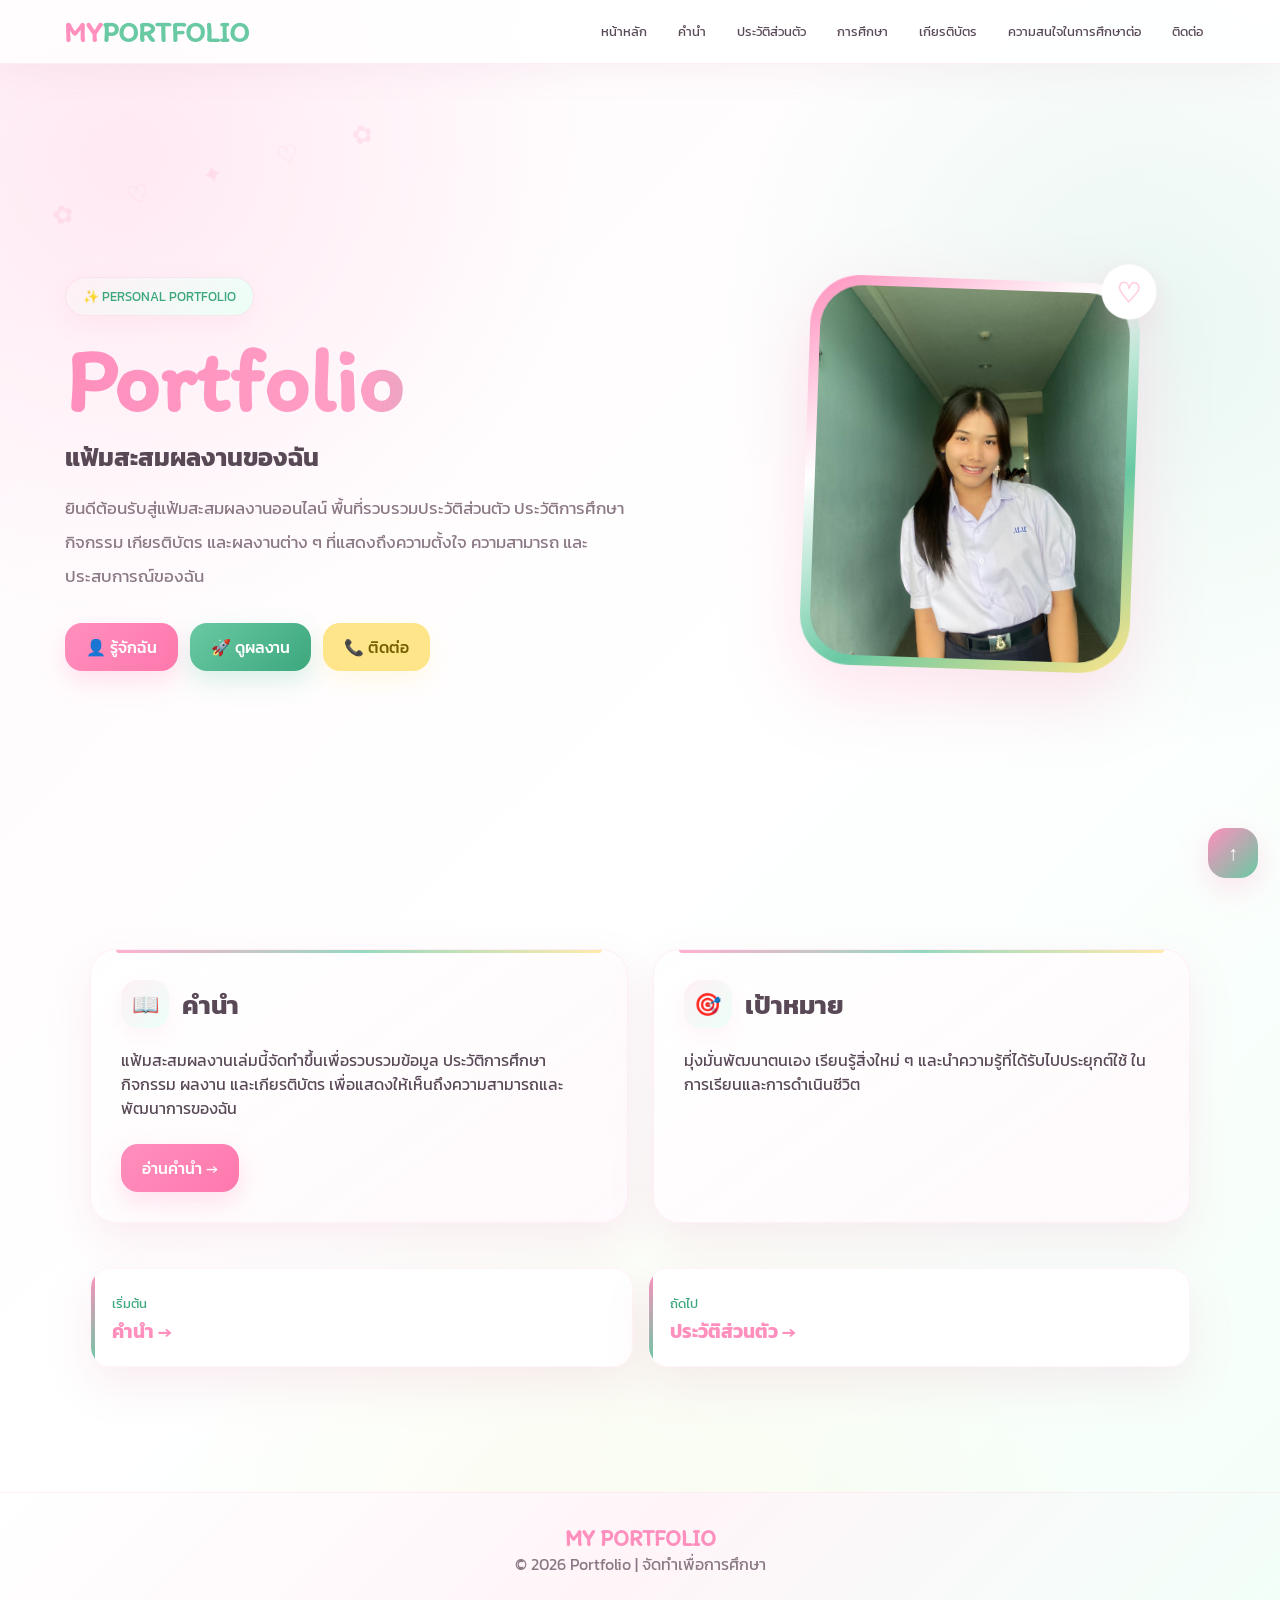
<file: index.html>
<!DOCTYPE html>
<html lang="th">
<head>
<meta charset="UTF-8">
<meta name="viewport" content="width=device-width, initial-scale=1.0">
<title>Portfolio | ชื่อของฉัน</title>
<link rel="stylesheet" href="style.css">
</head>

<body>

<nav class="navbar">
<div class="nav-container">

<a href="index.html" class="logo">MY<span>PORTFOLIO</span></a>

<ul class="nav-links">
<li><a href="index.html">หน้าหลัก</a></li>
<li><a href="preface.html">คำนำ</a></li>
<li><a href="profile.html">ประวัติส่วนตัว</a></li>
<li><a href="education.html">การศึกษา</a></li>
<li><a href="certificates.html">เกียรติบัตร</a></li>
<li><a href="activities.html">ความสนใจในการศึกษาต่อ</a></li>
<li><a href="contact.html">ติดต่อ</a></li>
</ul>

</div>
</nav>

<main class="page">

<section class="hero">

<div class="hero-text">

<div class="badge">✨ PERSONAL PORTFOLIO</div>

<h1>Portfolio</h1>

<h2>แฟ้มสะสมผลงานของฉัน</h2>

<p>
ยินดีต้อนรับสู่แฟ้มสะสมผลงานออนไลน์
พื้นที่รวบรวมประวัติส่วนตัว ประวัติการศึกษา
กิจกรรม เกียรติบัตร และผลงานต่าง ๆ
ที่แสดงถึงความตั้งใจ ความสามารถ
และประสบการณ์ของฉัน
</p>

<div class="buttons">
<a href="profile.html" class="btn btn-primary">👤 รู้จักฉัน</a>
<a href="activities.html" class="btn btn-green">🚀 ดูผลงาน</a>
<a href="contact.html" class="btn btn-yellow">📞 ติดต่อ</a>
</div>

</div>

<div class="hero-image">

<div class="profile-frame">
<img src="87683A30-1C97-4B59-8363-70B8CC04A306.jpg" alt="รูปโปรไฟล์">
</div>

</div>

</section>

<div class="container">

<div class="grid">

<div class="card reveal">
<div class="section-title">
<div class="icon">📖</div>
<h2>คำนำ</h2>
</div>
<p>
แฟ้มสะสมผลงานเล่มนี้จัดทำขึ้นเพื่อรวบรวมข้อมูล
ประวัติการศึกษา กิจกรรม ผลงาน และเกียรติบัตร
เพื่อแสดงให้เห็นถึงความสามารถและพัฒนาการของฉัน
</p>
<br>
<a href="preface.html" class="btn btn-primary">อ่านคำนำ →</a>
</div>

<div class="card reveal">
<div class="section-title">
<div class="icon">🎯</div>
<h2>เป้าหมาย</h2>
</div>
<p>
มุ่งมั่นพัฒนาตนเอง เรียนรู้สิ่งใหม่ ๆ
และนำความรู้ที่ได้รับไปประยุกต์ใช้
ในการเรียนและการดำเนินชีวิต
</p>
</div>

</div>

<div class="next-page">
<a href="preface.html" class="next-card">
<small>เริ่มต้น</small>
<h3>คำนำ →</h3>
</a>

<a href="profile.html" class="next-card">
<small>ถัดไป</small>
<h3>ประวัติส่วนตัว →</h3>
</a>
</div>

</div>

</main>

<footer>
<strong>MY PORTFOLIO</strong>
<br>
© 2026 Portfolio | จัดทำเพื่อการศึกษา
</footer>

<button class="top-btn" onclick="window.scrollTo({top:0,behavior:'smooth'})">↑</button>

</body>
</html>
</file>
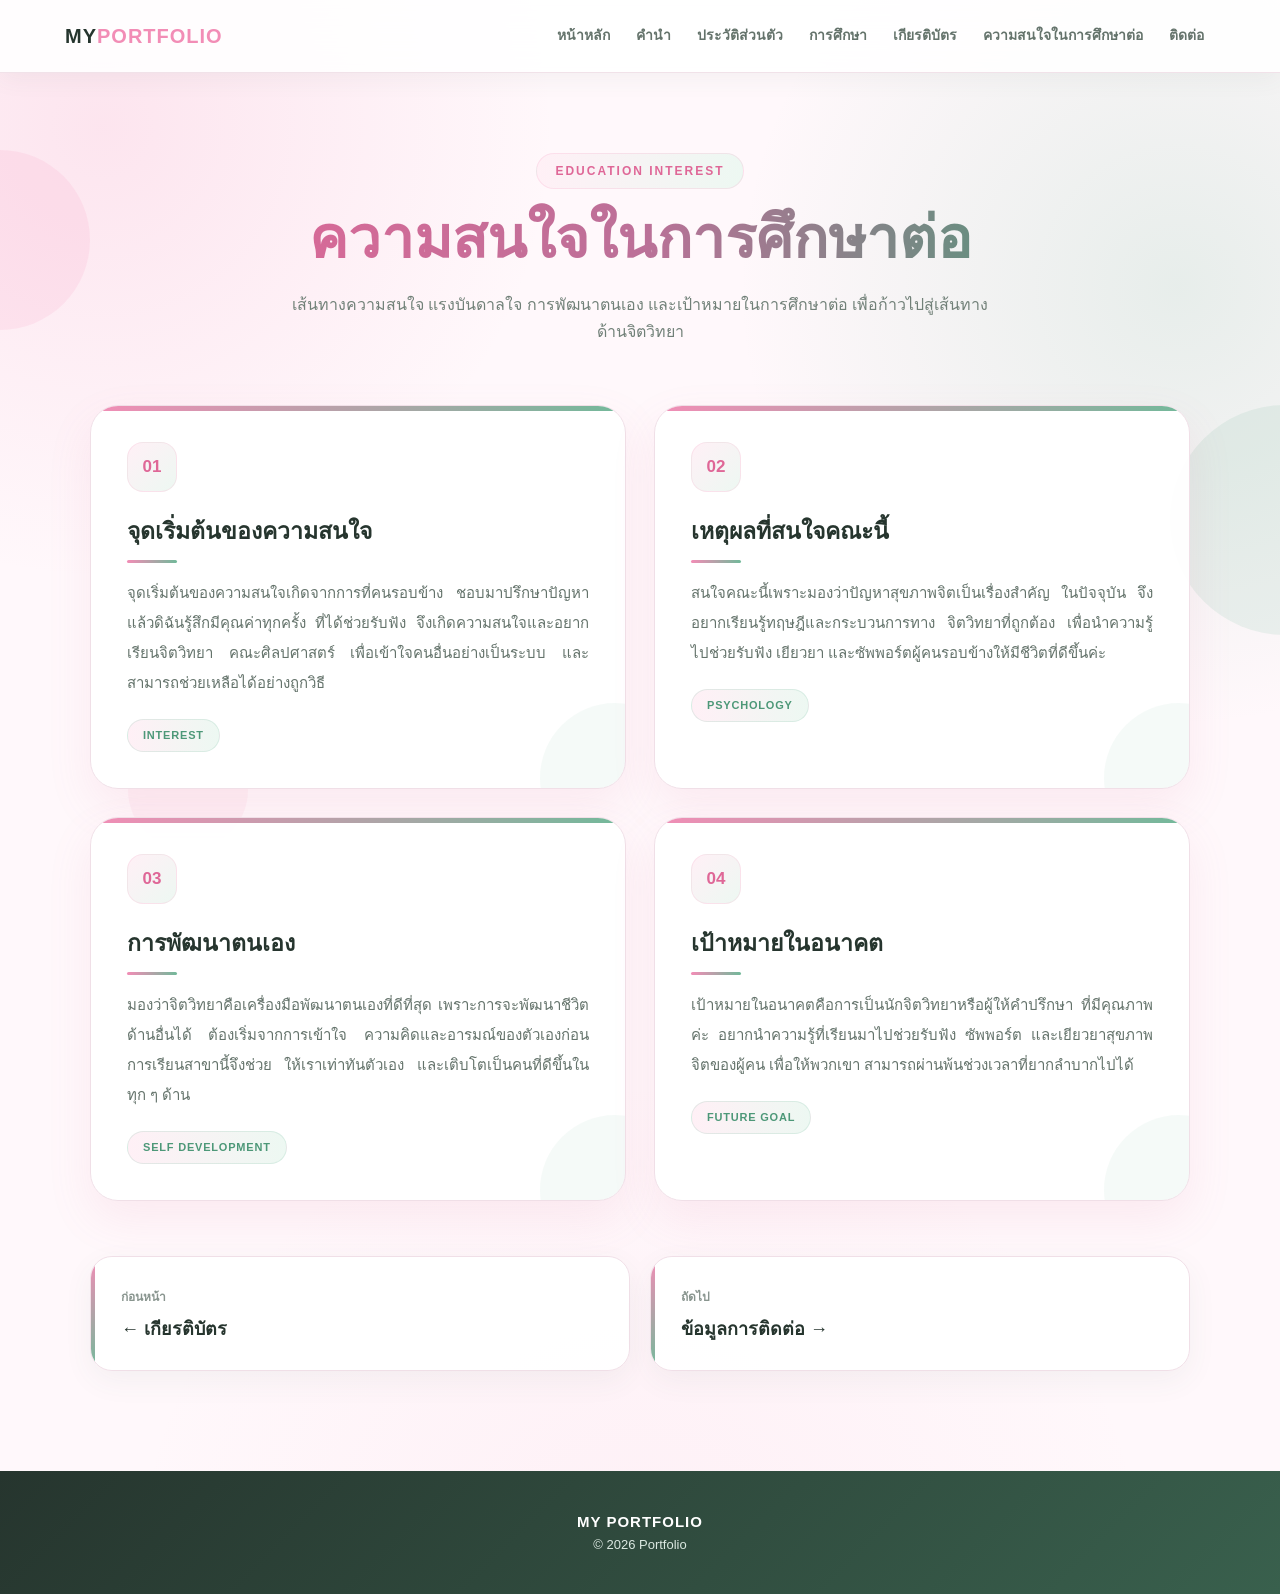
<file: activities.html>
<!DOCTYPE html>
<html lang="th">

<head>

<meta charset="UTF-8">
<meta name="viewport" content="width=device-width, initial-scale=1.0">

<title>ความสนใจในการศึกษาต่อ | Portfolio</title>

<style>

/* =========================================================
   ROOT
========================================================= */

:root{

    --bg:#fff8fb;

    --white:#ffffff;

    --dark:#26352e;

    --text:#64736b;

    --muted:#8c9993;

    --pink:#f28db6;

    --pink-dark:#df6797;

    --pink-light:#fff0f6;

    --green:#72b99a;

    --green-dark:#4d9878;

    --green-light:#edf8f2;

    --border:#f0dfe7;

    --shadow:
        0 18px 45px rgba(220,105,150,.10);

    --shadow-green:
        0 25px 60px rgba(85,160,125,.16);

}


/* =========================================================
   RESET
========================================================= */

*{
    margin:0;
    padding:0;
    box-sizing:border-box;
}


html{
    scroll-behavior:smooth;
}


body{

    font-family:
        "Segoe UI",
        "Noto Sans Thai",
        Arial,
        sans-serif;

    color:var(--dark);

    line-height:1.7;

    overflow-x:hidden;

    background:

        radial-gradient(
            circle at 8% 8%,
            rgba(242,141,182,.18),
            transparent 24%
        ),

        radial-gradient(
            circle at 92% 18%,
            rgba(114,185,154,.17),
            transparent 25%
        ),

        radial-gradient(
            circle at 50% 100%,
            rgba(242,141,182,.08),
            transparent 30%
        ),

        var(--bg);

}


/* =========================================================
   PAGE LOADER
========================================================= */

.loader{

    position:fixed;

    inset:0;

    z-index:99999;

    display:flex;

    align-items:center;

    justify-content:center;

    background:

        linear-gradient(
            135deg,
            #fff7fb 0%,
            #f2fbf6 50%,
            #ffffff 100%
        );

    animation:
        loaderHide 2.2s ease forwards;

    pointer-events:none;

}


.loader-content{

    width:min(520px,82%);

    text-align:center;

    animation:
        loaderZoom .9s ease both;

}


.loader-logo{

    font-size:
        clamp(32px,7vw,55px);

    font-weight:900;

    letter-spacing:3px;

    color:var(--dark);

}


.loader-logo span{

    color:var(--pink);

}


.loader-subtitle{

    margin-top:5px;

    color:var(--green-dark);

    font-size:12px;

    font-weight:800;

    letter-spacing:4px;

}


.loader-line{

    position:relative;

    width:100%;

    height:5px;

    margin-top:25px;

    overflow:hidden;

    border-radius:50px;

    background:
        rgba(114,185,154,.16);

}


.loader-line::before{

    content:"";

    position:absolute;

    left:0;

    top:0;

    width:0;

    height:100%;

    border-radius:50px;

    background:

        linear-gradient(
            90deg,
            var(--pink),
            var(--green)
        );

    animation:
        loading 1.6s ease forwards;

}


@keyframes loading{

    0%{
        width:0;
    }

    100%{
        width:100%;
    }

}


@keyframes loaderZoom{

    0%{
        opacity:0;

        transform:
            scale(.88)
            translateY(20px);
    }

    100%{
        opacity:1;

        transform:
            scale(1)
            translateY(0);
    }

}


@keyframes loaderHide{

    0%{
        opacity:1;

        visibility:visible;
    }

    85%{
        opacity:1;

        visibility:visible;
    }

    100%{
        opacity:0;

        visibility:hidden;
    }

}


/* =========================================================
   BACKGROUND DECORATIONS
========================================================= */

.bg-shape{

    position:fixed;

    z-index:-1;

    pointer-events:none;

    border-radius:50%;

}


.shape-one{

    width:180px;

    height:180px;

    top:150px;

    left:-90px;

    background:
        rgba(242,141,182,.13);

    animation:
        floating 7s ease-in-out infinite;

}


.shape-two{

    width:230px;

    height:230px;

    right:-120px;

    top:45%;

    background:
        rgba(114,185,154,.13);

    animation:
        floating 9s ease-in-out infinite reverse;

}


.shape-three{

    width:120px;

    height:120px;

    left:10%;

    bottom:50px;

    background:
        rgba(242,141,182,.08);

    animation:
        floating 8s ease-in-out infinite;

}


@keyframes floating{

    0%,
    100%{
        transform:translateY(0);
    }

    50%{
        transform:translateY(-22px);
    }

}


/* =========================================================
   NAVBAR
========================================================= */

.navbar{

    position:sticky;

    top:0;

    z-index:5000;

    width:100%;

    background:
        rgba(255,255,255,.88);

    backdrop-filter:
        blur(18px);

    -webkit-backdrop-filter:
        blur(18px);

    border-bottom:
        1px solid rgba(240,223,231,.9);

    box-shadow:
        0 6px 25px
        rgba(70,100,85,.06);

    animation:
        navbarShow .8s ease 2s both;

}


.nav-container{

    max-width:1200px;

    min-height:72px;

    margin:auto;

    padding:
        0 25px;

    display:flex;

    align-items:center;

    justify-content:space-between;

    gap:25px;

}


.logo{

    color:var(--dark);

    text-decoration:none;

    font-size:20px;

    font-weight:900;

    letter-spacing:1px;

    white-space:nowrap;

    transition:.3s;

}


.logo span{

    color:var(--pink);

}


.logo:hover{

    color:var(--green-dark);

    transform:
        translateY(-2px);

}


.nav-links{

    list-style:none;

    display:flex;

    align-items:center;

    justify-content:center;

    gap:4px;

    flex-wrap:wrap;

}


.nav-links a{

    position:relative;

    display:block;

    padding:
        9px 11px;

    color:#64736b;

    text-decoration:none;

    font-size:14px;

    font-weight:600;

    border-radius:12px;

    transition:.3s;

}


.nav-links a::after{

    content:"";

    position:absolute;

    left:50%;

    bottom:4px;

    width:0;

    height:2px;

    border-radius:20px;

    background:

        linear-gradient(
            90deg,
            var(--pink),
            var(--green)
        );

    transform:
        translateX(-50%);

    transition:.3s;

}


.nav-links a:hover{

    color:var(--pink-dark);

    background:

        linear-gradient(
            135deg,
            var(--pink-light),
            var(--green-light)
        );

}


.nav-links a:hover::after{

    width:55%;

}


@keyframes navbarShow{

    from{

        opacity:0;

        transform:
            translateY(-25px);

    }

    to{

        opacity:1;

        transform:
            translateY(0);

    }

}


/* =========================================================
   MAIN PAGE
========================================================= */

.page{

    min-height:
        calc(100vh - 72px);

    padding:
        80px 20px 100px;

}


/* =========================================================
   PAGE HEADER
========================================================= */

.page-header{

    max-width:900px;

    margin:
        0 auto 60px;

    text-align:center;

    animation:
        headerShow .9s ease 2.15s both;

}


.small-title{

    display:inline-block;

    margin-bottom:14px;

    padding:
        7px 18px;

    border-radius:50px;

    background:

        linear-gradient(
            90deg,
            var(--pink-light),
            var(--green-light)
        );

    border:
        1px solid
        rgba(242,141,182,.18);

    color:var(--pink-dark);

    font-size:12px;

    font-weight:800;

    letter-spacing:2px;

}


.page-header h1{

    margin-bottom:18px;

    font-size:
        clamp(35px,5vw,58px);

    line-height:1.2;

    font-weight:900;

    background:

        linear-gradient(
            90deg,
            var(--pink-dark),
            #bc7098,
            var(--green-dark)
        );

    -webkit-background-clip:text;

    -webkit-text-fill-color:transparent;

}


.page-header p{

    max-width:720px;

    margin:auto;

    color:#718078;

    font-size:16px;

}


@keyframes headerShow{

    from{

        opacity:0;

        transform:
            translateY(30px);

    }

    to{

        opacity:1;

        transform:
            translateY(0);

    }

}


/* =========================================================
   CONTAINER
========================================================= */

.container{

    max-width:1100px;

    margin:auto;

}


/* =========================================================
   INTEREST GRID
========================================================= */

.interest-grid{

    display:grid;

    grid-template-columns:
        repeat(2,1fr);

    gap:28px;

}


/* =========================================================
   INTEREST CARD
========================================================= */

.interest-card{

    position:relative;

    padding:36px;

    background:
        rgba(255,255,255,.95);

    border:
        1px solid var(--border);

    border-radius:28px;

    box-shadow:
        var(--shadow);

    overflow:hidden;

    opacity:0;

    transform:
        translateY(35px);

    animation:
        cardShow .8s ease forwards;

    transition:
        transform .4s ease,
        box-shadow .4s ease,
        border-color .4s ease;

}


.interest-card::before{

    content:"";

    position:absolute;

    top:0;

    left:0;

    width:100%;

    height:5px;

    background:

        linear-gradient(
            90deg,
            var(--pink),
            var(--green)
        );

}


.interest-card::after{

    content:"";

    position:absolute;

    right:-65px;

    bottom:-65px;

    width:150px;

    height:150px;

    border-radius:50%;

    background:
        rgba(114,185,154,.07);

    transition:.4s;

}


.interest-card:hover{

    transform:
        translateY(-9px);

    border-color:
        rgba(114,185,154,.4);

    box-shadow:
        var(--shadow-green);

}


.interest-card:hover::after{

    transform:
        scale(1.4);

}


.interest-card:nth-child(1){

    animation-delay:
        2.25s;

}


.interest-card:nth-child(2){

    animation-delay:
        2.4s;

}


.interest-card:nth-child(3){

    animation-delay:
        2.55s;

}


.interest-card:nth-child(4){

    animation-delay:
        2.7s;

}


@keyframes cardShow{

    to{

        opacity:1;

        transform:
            translateY(0);

    }

}


/* =========================================================
   CARD NUMBER
========================================================= */

.card-number{

    position:relative;

    z-index:2;

    width:50px;

    height:50px;

    display:flex;

    align-items:center;

    justify-content:center;

    margin-bottom:20px;

    border-radius:16px;

    background:

        linear-gradient(
            135deg,
            var(--pink-light),
            var(--green-light)
        );

    border:
        1px solid
        rgba(242,141,182,.16);

    color:var(--pink-dark);

    font-size:17px;

    font-weight:900;

    transition:.4s;

}


.interest-card:hover .card-number{

    color:white;

    transform:
        rotate(-5deg)
        scale(1.08);

    background:

        linear-gradient(
            135deg,
            var(--pink),
            var(--green)
        );

}


/* =========================================================
   CARD TITLE
========================================================= */

.interest-card h2{

    position:relative;

    z-index:2;

    margin-bottom:15px;

    color:var(--dark);

    font-size:23px;

    font-weight:800;

}


.interest-card h2::after{

    content:"";

    display:block;

    width:50px;

    height:3px;

    margin-top:9px;

    border-radius:20px;

    background:

        linear-gradient(
            90deg,
            var(--pink),
            var(--green)
        );

}


/* =========================================================
   CARD TEXT
========================================================= */

.interest-card p{

    position:relative;

    z-index:2;

    color:var(--text);

    font-size:15px;

    line-height:2;

    text-align:justify;

}


/* =========================================================
   TAG
========================================================= */

.tag{

    position:relative;

    z-index:2;

    display:inline-block;

    margin-top:21px;

    padding:
        6px 15px;

    border-radius:50px;

    background:

        linear-gradient(
            90deg,
            var(--pink-light),
            var(--green-light)
        );

    border:
        1px solid
        rgba(114,185,154,.18);

    color:var(--green-dark);

    font-size:11px;

    font-weight:800;

    letter-spacing:.8px;

}


/* =========================================================
   NEXT PAGE
========================================================= */

.next-page{

    display:grid;

    grid-template-columns:
        repeat(2,1fr);

    gap:20px;

    margin-top:55px;

    animation:
        nextShow .8s ease 2.9s both;

}


.next-card{

    position:relative;

    display:block;

    padding:
        25px 30px;

    background:
        rgba(255,255,255,.92);

    border:
        1px solid var(--border);

    border-radius:22px;

    color:var(--dark);

    text-decoration:none;

    box-shadow:
        0 10px 30px
        rgba(70,100,85,.06);

    overflow:hidden;

    transition:.35s;

}


.next-card::before{

    content:"";

    position:absolute;

    top:0;

    left:0;

    width:4px;

    height:100%;

    background:

        linear-gradient(
            180deg,
            var(--pink),
            var(--green)
        );

}


.next-card:hover{

    transform:
        translateY(-5px);

    border-color:
        rgba(114,185,154,.35);

    box-shadow:
        0 20px 45px
        rgba(85,160,125,.13);

}


.next-card small{

    color:#89958f;

    font-size:12px;

    font-weight:700;

}


.next-card h3{

    margin-top:5px;

    font-size:18px;

}


@keyframes nextShow{

    from{

        opacity:0;

        transform:
            translateY(20px);

    }

    to{

        opacity:1;

        transform:
            translateY(0);

    }

}


/* =========================================================
   FOOTER
========================================================= */

footer{

    padding:
        38px 20px;

    background:

        linear-gradient(
            135deg,
            #26352e,
            #39604d
        );

    color:#dce9e2;

    text-align:center;

    font-size:13px;

}


footer strong{

    color:#ffffff;

    font-size:15px;

    letter-spacing:1px;

}


/* =========================================================
   TABLET
========================================================= */

@media(max-width:900px){

    .nav-container{

        flex-direction:column;

        padding:
            15px 20px;

    }


    .nav-links{

        gap:3px;

    }


    .nav-links a{

        padding:
            7px 8px;

        font-size:13px;

    }


    .page{

        padding-top:60px;

    }

}


/* =========================================================
   MOBILE
========================================================= */

@media(max-width:650px){

    .page{

        padding:
            50px 15px 70px;

    }


    .page-header{

        margin-bottom:40px;

    }


    .page-header h1{

        font-size:34px;

    }


    .page-header p{

        font-size:14px;

    }


    .interest-grid{

        grid-template-columns:1fr;

        gap:20px;

    }


    .interest-card{

        padding:
            28px 23px;

    }


    .interest-card h2{

        font-size:21px;

    }


    .interest-card p{

        font-size:14px;

        line-height:1.9;

        text-align:left;

    }


    .next-page{

        grid-template-columns:1fr;

        margin-top:35px;

    }

}


/* =========================================================
   SMALL MOBILE
========================================================= */

@media(max-width:420px){

    .logo{

        font-size:17px;

    }


    .nav-links{

        justify-content:center;

    }


    .nav-links a{

        padding:6px;

        font-size:12px;

    }


    .page-header h1{

        font-size:30px;

    }


    .interest-card{

        padding:
            24px 20px;

    }

}


/* =========================================================
   REDUCED MOTION
========================================================= */

@media(prefers-reduced-motion:reduce){

    html{

        scroll-behavior:auto;

    }


    *,
    *::before,
    *::after{

        animation-duration:
            .01ms !important;

        animation-iteration-count:
            1 !important;

        transition-duration:
            .01ms !important;

        scroll-behavior:auto !important;

    }


    .loader{

        display:none;

    }


    .navbar,
    .page-header,
    .interest-card,
    .next-page{

        opacity:1;

        transform:none;

    }

}

</style>

</head>


<body>


<!-- =======================================================
     LOADING SCREEN
======================================================= -->

<div class="loader">

    <div class="loader-content">

        <div class="loader-logo">
            MY<span>PORTFOLIO</span>
        </div>

        <div class="loader-subtitle">
            EDUCATION INTEREST
        </div>

        <div class="loader-line"></div>

    </div>

</div>


<!-- =======================================================
     BACKGROUND DECORATIONS
======================================================= -->

<div class="bg-shape shape-one"></div>

<div class="bg-shape shape-two"></div>

<div class="bg-shape shape-three"></div>


<!-- =======================================================
     NAVBAR
======================================================= -->

<nav class="navbar">

    <div class="nav-container">


        <a
            href="index.html"
            class="logo"
        >
            MY<span>PORTFOLIO</span>
        </a>


        <ul class="nav-links">

            <li>
                <a href="index.html">
                    หน้าหลัก
                </a>
            </li>


            <li>
                <a href="preface.html">
                    คำนำ
                </a>
            </li>


            <li>
                <a href="profile.html">
                    ประวัติส่วนตัว
                </a>
            </li>


            <li>
                <a href="education.html">
                    การศึกษา
                </a>
            </li>


            <li>
                <a href="certificates.html">
                    เกียรติบัตร
                </a>
            </li>


            <li>
                <a href="activities.html">
                    ความสนใจในการศึกษาต่อ
                </a>
            </li>


            <li>
                <a href="contact.html">
                    ติดต่อ
                </a>
            </li>

        </ul>

    </div>

</nav>


<!-- =======================================================
     MAIN
======================================================= -->

<main class="page">


    <!-- ===================================================
         HEADER
    =================================================== -->

    <header class="page-header">

        <div class="small-title">
            EDUCATION INTEREST
        </div>


        <h1>
            ความสนใจในการศึกษาต่อ
        </h1>


        <p>
            เส้นทางความสนใจ แรงบันดาลใจ
            การพัฒนาตนเอง และเป้าหมายในการศึกษาต่อ
            เพื่อก้าวไปสู่เส้นทางด้านจิตวิทยา
        </p>

    </header>


    <!-- ===================================================
         CONTENT
    =================================================== -->

    <div class="container">


        <div class="interest-grid">


            <!-- =============================================
                 CARD 01
            ============================================== -->

            <div class="interest-card">

                <div class="card-number">
                    01
                </div>


                <h2>
                    จุดเริ่มต้นของความสนใจ
                </h2>


                <p>
                    จุดเริ่มต้นของความสนใจเกิดจากการที่คนรอบข้าง
                    ชอบมาปรึกษาปัญหา แล้วดิฉันรู้สึกมีคุณค่าทุกครั้ง
                    ที่ได้ช่วยรับฟัง จึงเกิดความสนใจและอยากเรียนจิตวิทยา
                    คณะศิลปศาสตร์ เพื่อเข้าใจคนอื่นอย่างเป็นระบบ
                    และสามารถช่วยเหลือได้อย่างถูกวิธี
                </p>


                <span class="tag">
                    INTEREST
                </span>

            </div>


            <!-- =============================================
                 CARD 02
            ============================================== -->

            <div class="interest-card">

                <div class="card-number">
                    02
                </div>


                <h2>
                    เหตุผลที่สนใจคณะนี้
                </h2>


                <p>
                    สนใจคณะนี้เพราะมองว่าปัญหาสุขภาพจิตเป็นเรื่องสำคัญ
                    ในปัจจุบัน จึงอยากเรียนรู้ทฤษฎีและกระบวนการทาง
                    จิตวิทยาที่ถูกต้อง เพื่อนำความรู้ไปช่วยรับฟัง
                    เยียวยา และซัพพอร์ตผู้คนรอบข้างให้มีชีวิตที่ดีขึ้นค่ะ
                </p>


                <span class="tag">
                    PSYCHOLOGY
                </span>

            </div>


            <!-- =============================================
                 CARD 03
            ============================================== -->

            <div class="interest-card">

                <div class="card-number">
                    03
                </div>


                <h2>
                    การพัฒนาตนเอง
                </h2>


                <p>
                    มองว่าจิตวิทยาคือเครื่องมือพัฒนาตนเองที่ดีที่สุด
                    เพราะการจะพัฒนาชีวิตด้านอื่นได้ ต้องเริ่มจากการเข้าใจ
                    ความคิดและอารมณ์ของตัวเองก่อน การเรียนสาขานี้จึงช่วย
                    ให้เราเท่าทันตัวเอง และเติบโตเป็นคนที่ดีขึ้นในทุก ๆ ด้าน
                </p>


                <span class="tag">
                    SELF DEVELOPMENT
                </span>

            </div>


            <!-- =============================================
                 CARD 04
            ============================================== -->

            <div class="interest-card">

                <div class="card-number">
                    04
                </div>


                <h2>
                    เป้าหมายในอนาคต
                </h2>


                <p>
                    เป้าหมายในอนาคตคือการเป็นนักจิตวิทยาหรือผู้ให้คำปรึกษา
                    ที่มีคุณภาพค่ะ อยากนำความรู้ที่เรียนมาไปช่วยรับฟัง
                    ซัพพอร์ต และเยียวยาสุขภาพจิตของผู้คน เพื่อให้พวกเขา
                    สามารถผ่านพ้นช่วงเวลาที่ยากลำบากไปได้
                </p>


                <span class="tag">
                    FUTURE GOAL
                </span>

            </div>


        </div>


        <!-- =================================================
             NEXT PAGE
        ================================================== -->

        <div class="next-page">


            <a
                href="certificates.html"
                class="next-card"
            >

                <small>
                    ก่อนหน้า
                </small>


                <h3>
                    ← เกียรติบัตร
                </h3>

            </a>


            <a
                href="contact.html"
                class="next-card"
            >

                <small>
                    ถัดไป
                </small>


                <h3>
                    ข้อมูลการติดต่อ →
                </h3>

            </a>


        </div>


    </div>

</main>


<!-- =======================================================
     FOOTER
======================================================= -->

<footer>

    <strong>
        MY PORTFOLIO
    </strong>

    <br>

    © 2026 Portfolio

</footer>


</body>

</html>
</file>
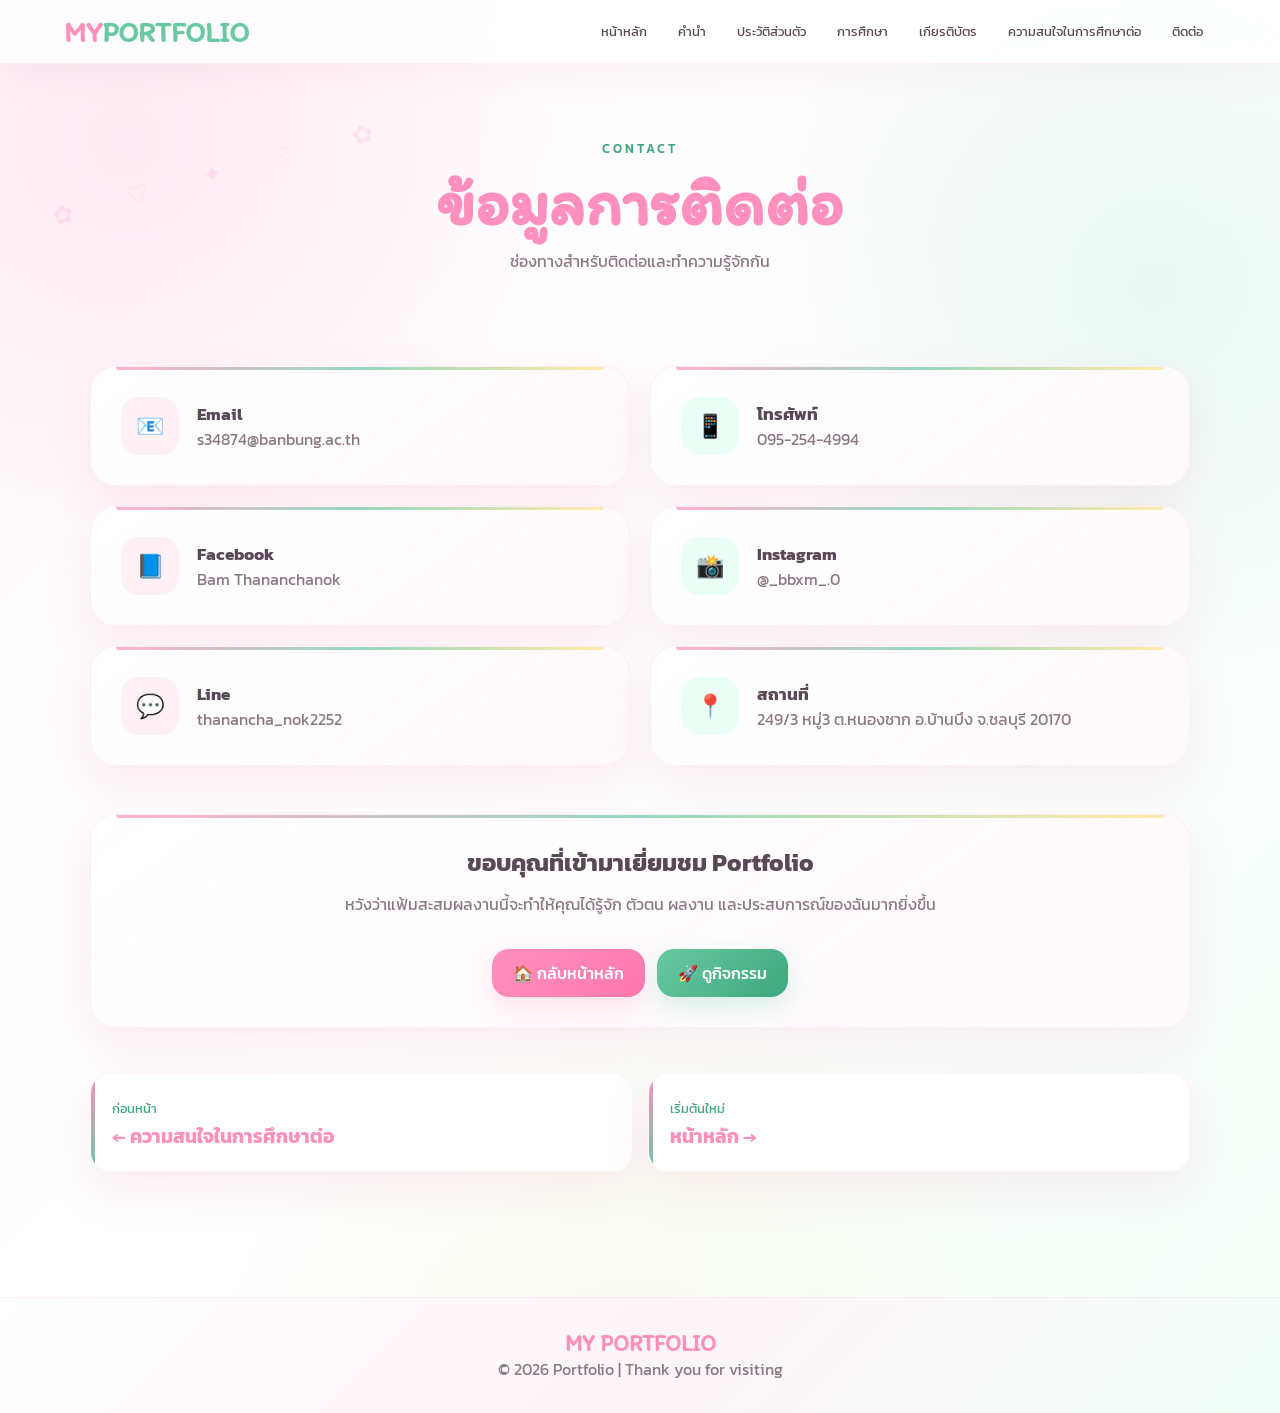
<file: contact.html>
<!DOCTYPE html>
<html lang="th">
<head>
<meta charset="UTF-8">
<meta name="viewport" content="width=device-width, initial-scale=1.0">
<title>ติดต่อ | Portfolio</title>
<link rel="stylesheet" href="style.css">
</head>

<body>

<nav class="navbar">
<div class="nav-container">

<a href="index.html" class="logo">MY<span>PORTFOLIO</span></a>

<ul class="nav-links">
<li><a href="index.html">หน้าหลัก</a></li>
<li><a href="preface.html">คำนำ</a></li>
<li><a href="profile.html">ประวัติส่วนตัว</a></li>
<li><a href="education.html">การศึกษา</a></li>
<li><a href="certificates.html">เกียรติบัตร</a></li>
<li><a href="activities.html">ความสนใจในการศึกษาต่อ</a></li>
<li><a href="contact.html">ติดต่อ</a></li>
</ul>

</div>
</nav>

<main class="page">

<header class="page-header">
<div class="small-title">CONTACT</div>
<h1>ข้อมูลการติดต่อ</h1>
<p>ช่องทางสำหรับติดต่อและทำความรู้จักกัน</p>
</header>

<div class="container">

<div class="contact-grid">

<div class="card contact-card reveal">

<div class="contact-icon">📧</div>

<div>
<h3>Email</h3>
<p>s34874@banbung.ac.th</p>
</div>

</div>


<div class="card contact-card reveal">

<div class="contact-icon">📱</div>

<div>
<h3>โทรศัพท์</h3>
<p>095-254-4994</p>
</div>

</div>


<div class="card contact-card reveal">

<div class="contact-icon">📘</div>

<div>
<h3>Facebook</h3>
<p>Bam Thananchanok</p>
</div>

</div>


<div class="card contact-card reveal">

<div class="contact-icon">📸</div>

<div>
<h3>Instagram</h3>
<p>@_bbxm_.0</p>
</div>

</div>


<div class="card contact-card reveal">

<div class="contact-icon">💬</div>

<div>
<h3>Line</h3>
<p> thanancha_nok2252</p>
</div>

</div>


<div class="card contact-card reveal">

<div class="contact-icon">📍</div>

<div>
<h3>สถานที่</h3>
<p>249/3 หมู่3 ต.หนองชาก อ.บ้านบึง จ.ชลบุรี 20170</p>
</div>

</div>

</div>

<br><br>

<div class="card reveal" style="text-align:center">

<h2 style="color:var(--blue-dark);margin-bottom:10px">
ขอบคุณที่เข้ามาเยี่ยมชม Portfolio
</h2>

<p style="color:var(--muted);line-height:1.8">
หวังว่าแฟ้มสะสมผลงานนี้จะทำให้คุณได้รู้จัก
ตัวตน ผลงาน และประสบการณ์ของฉันมากยิ่งขึ้น
</p>

<div class="buttons" style="justify-content:center">

<a href="index.html" class="btn btn-primary">
🏠 กลับหน้าหลัก
</a>

<a href="activities.html" class="btn btn-green">
🚀 ดูกิจกรรม
</a>

</div>

</div>

<div class="next-page">
<a href="activities.html" class="next-card">
<small>ก่อนหน้า</small>
<h3>← ความสนใจในการศึกษาต่อ</h3>
</a>

<a href="index.html" class="next-card">
<small>เริ่มต้นใหม่</small>
<h3>หน้าหลัก →</h3>
</a>
</div>

</div>

</main>

<footer>
<strong>MY PORTFOLIO</strong>
<br>
© 2026 Portfolio | Thank you for visiting
</footer>

</body>
</html>
</file>
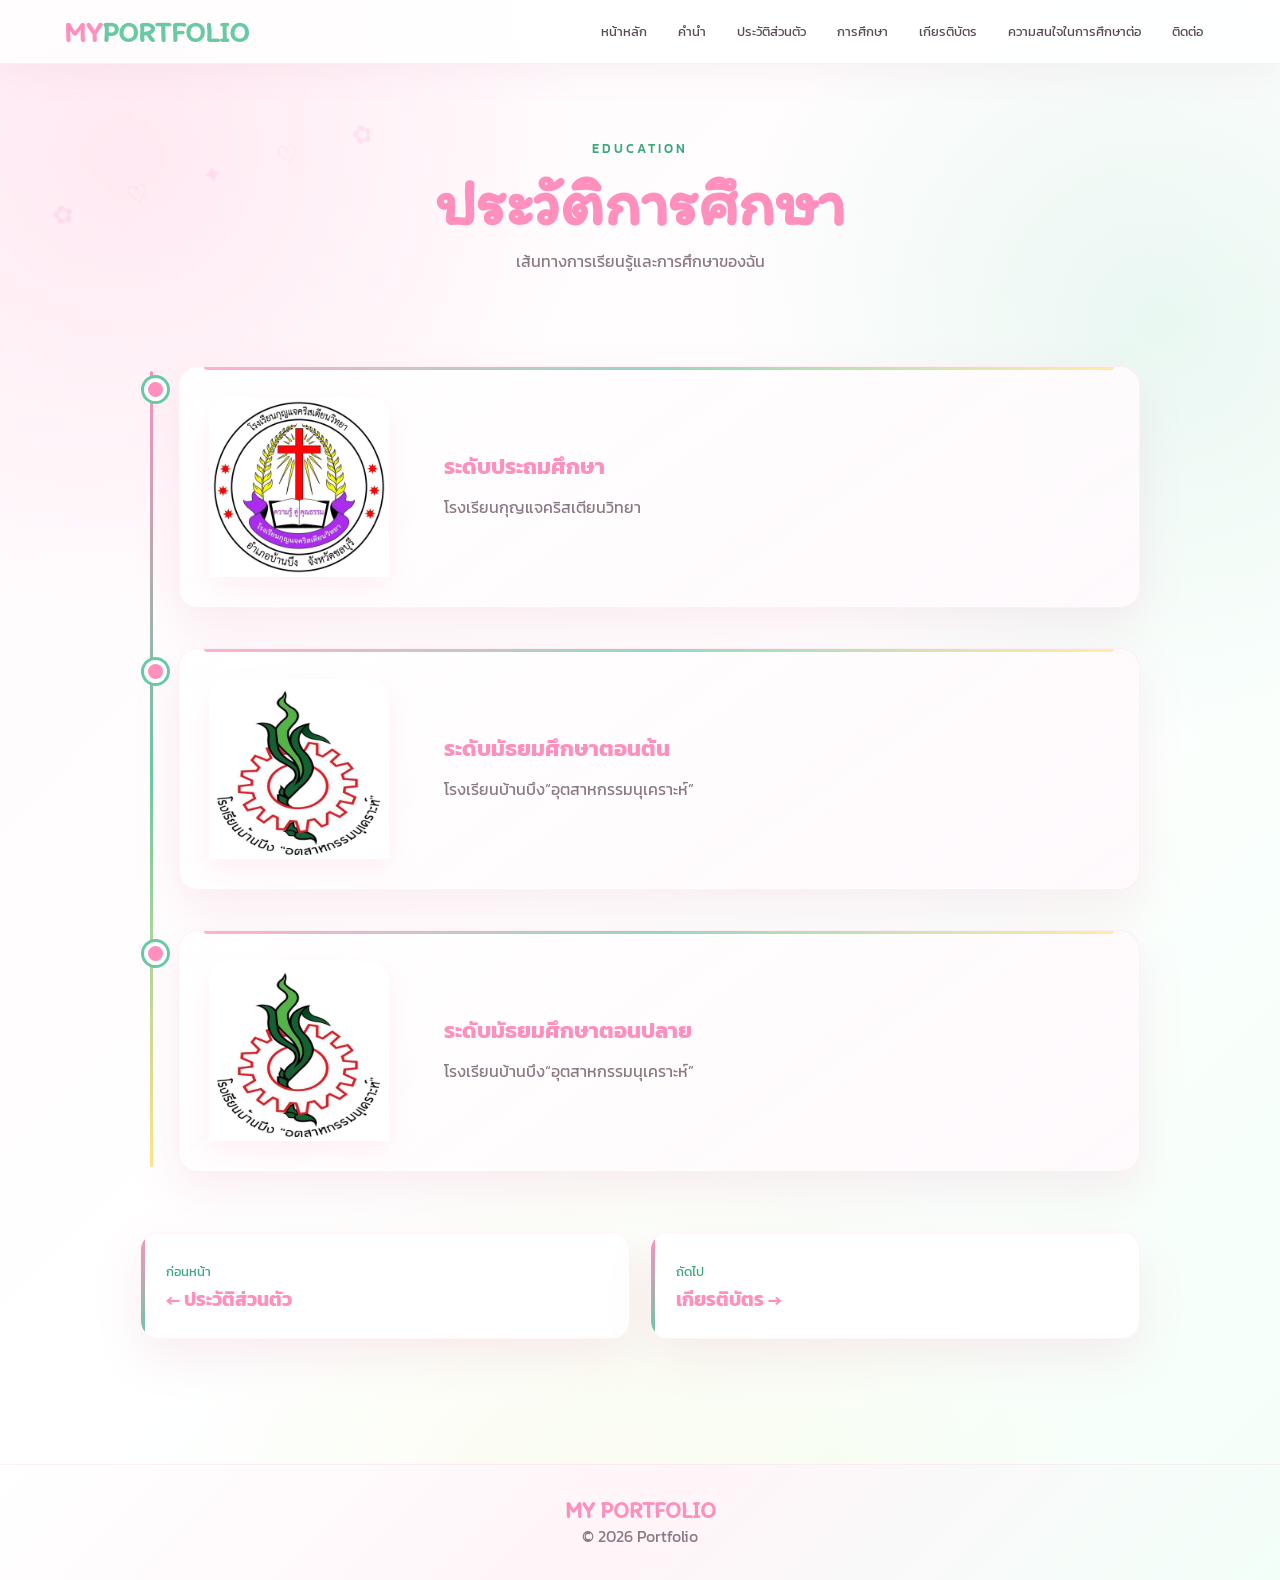
<file: education.html>
<!DOCTYPE html>
<html lang="th">

<head>

<meta charset="UTF-8">
<meta name="viewport" content="width=device-width, initial-scale=1.0">

<title>ประวัติการศึกษา | Portfolio</title>

<link rel="stylesheet" href="style.css">

<style>

/* =========================================================
   EDUCATION PAGE
========================================================= */

.education {
    width: 100%;
    max-width: 1000px;
    margin: 0 auto;
}


/* =========================================================
   EDUCATION ITEM
========================================================= */

.edu-item {
    width: 100%;
    margin-bottom: 40px;
}


/* =========================================================
   EDUCATION CARD
========================================================= */

.edu-card {
    width: 100%;
    overflow: hidden;
    border-radius: 20px;
}


/* =========================================================
   IMAGE FRAME
   ปรับกรอบตามสัดส่วนของรูป
========================================================= */

.edu-image {
    width: 100%;
    height: auto;
    overflow: hidden;

    margin: 0;
    padding: 0;

    border-radius: 20px 20px 0 0;

    background: transparent;

    line-height: 0;
}


/* =========================================================
   IMAGE
   แสดงรูปครบ ไม่ตัดรูป
========================================================= */

.edu-image img {
    width: 100%;
    height: auto;

    display: block;

    object-fit: contain;
    object-position: center;

    margin: 0;
    padding: 0;

    transition: transform 0.5s ease;
}


/* =========================================================
   IMAGE HOVER
========================================================= */

.edu-card:hover .edu-image img {
    transform: scale(1.02);
}


/* =========================================================
   EDUCATION CONTENT
========================================================= */

.edu-content {
    padding: 28px 30px 30px;
}

.edu-content h3 {
    margin: 0 0 10px;
}

.edu-content p {
    margin: 0;
}


/* =========================================================
   REVEAL ANIMATION
========================================================= */

.reveal {
    opacity: 0;
    transform: translateY(40px);

    transition:
        opacity 0.7s ease,
        transform 0.7s ease;
}

.reveal.show {
    opacity: 1;
    transform: translateY(0);
}


/* =========================================================
   NEXT PAGE
========================================================= */

.next-page {
    max-width: 1000px;

    margin: 60px auto 0;

    display: grid;

    grid-template-columns: 1fr 1fr;

    gap: 20px;
}


.next-card {
    display: block;

    text-decoration: none;

    padding: 25px;

    border-radius: 18px;

    transition:
        transform 0.3s ease,
        box-shadow 0.3s ease;
}


.next-card:hover {
    transform: translateY(-5px);
}


/* =========================================================
   RESPONSIVE TABLET
========================================================= */

@media (max-width: 768px) {

    .edu-image {
        width: 100%;
        height: auto;
    }

    .edu-image img {
        width: 100%;
        height: auto;
    }

    .edu-content {
        padding: 22px;
    }

    .next-page {
        grid-template-columns: 1fr;
    }

}


/* =========================================================
   RESPONSIVE MOBILE
========================================================= */

@media (max-width: 480px) {

    .edu-image {
        width: 100%;
        height: auto;
    }

    .edu-image img {
        width: 100%;
        height: auto;
    }

    .edu-content {
        padding: 18px;
    }

}

</style>

</head>


<body>


<!-- =========================================================
     NAVBAR
========================================================= -->

<nav class="navbar">

    <div class="nav-container">

        <a href="index.html" class="logo">
            MY<span>PORTFOLIO</span>
        </a>


        <ul class="nav-links">

            <li>
                <a href="index.html">
                    หน้าหลัก
                </a>
            </li>


            <li>
                <a href="preface.html">
                    คำนำ
                </a>
            </li>


            <li>
                <a href="profile.html">
                    ประวัติส่วนตัว
                </a>
            </li>


            <li>
                <a href="education.html" class="active">
                    การศึกษา
                </a>
            </li>


            <li>
                <a href="certificates.html">
                    เกียรติบัตร
                </a>
            </li>


            <li>
                <a href="activities.html">
                    ความสนใจในการศึกษาต่อ
                </a>
            </li>


            <li>
                <a href="contact.html">
                    ติดต่อ
                </a>
            </li>

        </ul>

    </div>

</nav>



<!-- =========================================================
     MAIN
========================================================= -->

<main class="page">


    <!-- =====================================================
         PAGE HEADER
    ===================================================== -->

    <header class="page-header">

        <div class="small-title">
            EDUCATION
        </div>


        <h1>
            ประวัติการศึกษา
        </h1>


        <p>
            เส้นทางการเรียนรู้และการศึกษาของฉัน
        </p>

    </header>



    <!-- =====================================================
         EDUCATION CONTENT
    ===================================================== -->

    <div class="container">

        <div class="education">


            <!-- =================================================
                 PRIMARY SCHOOL
            ================================================= -->

            <div class="edu-item reveal">

                <div class="card edu-card">


                    <!-- IMAGE -->

                    <div class="edu-image">

                        <img
                            src="S__9756685.jpg"
                            alt="โรงเรียนกุญแจคริสเตียนวิทยา"
                        >

                    </div>


                    <!-- CONTENT -->

                    <div class="edu-content">

                        <h3>
                            ระดับประถมศึกษา
                        </h3>


                        <p>
                            โรงเรียนกุญแจคริสเตียนวิทยา
                        </p>

                    </div>

                </div>

            </div>



            <!-- =================================================
                 LOWER SECONDARY SCHOOL
            ================================================= -->

            <div class="edu-item reveal">

                <div class="card edu-card">


                    <!-- IMAGE -->

                    <div class="edu-image">

                        <img
                            src="S__9764868.jpg"
                            alt="โรงเรียนบ้านบึงอุตสาหกรรมนุเคราะห์ ระดับมัธยมศึกษาตอนต้น"
                        >

                    </div>


                    <!-- CONTENT -->

                    <div class="edu-content">

                        <h3>
                            ระดับมัธยมศึกษาตอนต้น
                        </h3>


                        <p>
                            โรงเรียนบ้านบึง“อุตสาหกรรมนุเคราะห์”
                        </p>

                    </div>

                </div>

            </div>



            <!-- =================================================
                 UPPER SECONDARY SCHOOL
            ================================================= -->

            <div class="edu-item reveal">

                <div class="card edu-card">


                    <!-- IMAGE -->

                    <div class="edu-image">

                        <img
                            src="S__9764868.jpg"
                            alt="โรงเรียนบ้านบึงอุตสาหกรรมนุเคราะห์ ระดับมัธยมศึกษาตอนปลาย"
                        >

                    </div>


                    <!-- CONTENT -->

                    <div class="edu-content">

                        <h3>
                            ระดับมัธยมศึกษาตอนปลาย
                        </h3>


                        <p>
                            โรงเรียนบ้านบึง“อุตสาหกรรมนุเคราะห์”
                        </p>

                    </div>

                </div>

            </div>


        </div>



        <!-- =====================================================
             NEXT / PREVIOUS PAGE
        ===================================================== -->

        <div class="next-page">


            <!-- PREVIOUS PAGE -->

            <a
                href="profile.html"
                class="next-card"
            >

                <small>
                    ก่อนหน้า
                </small>


                <h3>
                    ← ประวัติส่วนตัว
                </h3>

            </a>



            <!-- NEXT PAGE -->

            <a
                href="certificates.html"
                class="next-card"
            >

                <small>
                    ถัดไป
                </small>


                <h3>
                    เกียรติบัตร →
                </h3>

            </a>

        </div>

    </div>

</main>



<!-- =========================================================
     FOOTER
========================================================= -->

<footer>

    <strong>
        MY PORTFOLIO
    </strong>


    <br>


    © 2026 Portfolio

</footer>



<!-- =========================================================
     SCROLL REVEAL
========================================================= -->

<script>

document.addEventListener("DOMContentLoaded", () => {


    const items =
        document.querySelectorAll(".reveal");


    const observer =
        new IntersectionObserver(

            (entries) => {


                entries.forEach((entry) => {


                    if (entry.isIntersecting) {

                        entry.target.classList.add("show");

                    }

                });

            },

            {
                threshold: 0.15
            }

        );


    items.forEach((item) => {

        observer.observe(item);

    });

});

</script>


</body>

</html>
</file>
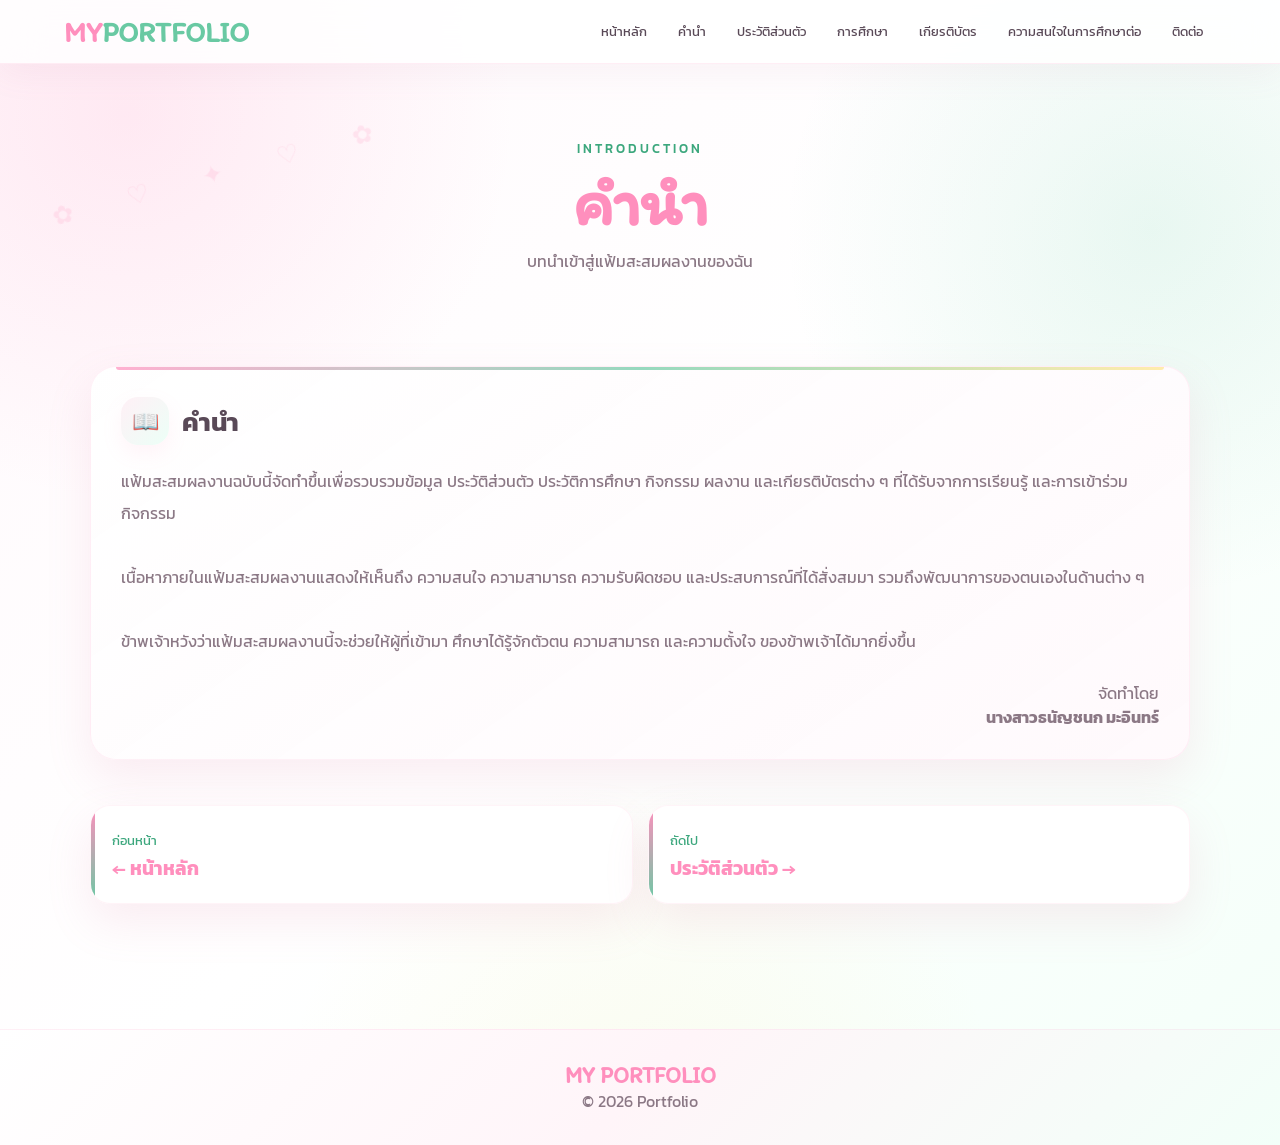
<file: preface.html>
<!DOCTYPE html>
<html lang="th">
<head>
<meta charset="UTF-8">
<meta name="viewport" content="width=device-width, initial-scale=1.0">
<title>คำนำ | Portfolio</title>
<link rel="stylesheet" href="style.css">
</head>

<body>

<nav class="navbar">
<div class="nav-container">
<a href="index.html" class="logo">MY<span>PORTFOLIO</span></a>
<ul class="nav-links">
<li><a href="index.html">หน้าหลัก</a></li>
<li><a href="preface.html">คำนำ</a></li>
<li><a href="profile.html">ประวัติส่วนตัว</a></li>
<li><a href="education.html">การศึกษา</a></li>
<li><a href="certificates.html">เกียรติบัตร</a></li>
<li><a href="activities.html">ความสนใจในการศึกษาต่อ</a></li>
<li><a href="contact.html">ติดต่อ</a></li>
</ul>
</div>
</nav>

<main class="page">

<header class="page-header">
<div class="small-title">INTRODUCTION</div>
<h1>คำนำ</h1>
<p>บทนำเข้าสู่แฟ้มสะสมผลงานของฉัน</p>
</header>

<div class="container">

<div class="card reveal">

<div class="section-title">
<div class="icon">📖</div>
<h2>คำนำ</h2>
</div>

<p style="line-height:2; color:var(--muted);">

แฟ้มสะสมผลงานฉบับนี้จัดทำขึ้นเพื่อรวบรวมข้อมูล
ประวัติส่วนตัว ประวัติการศึกษา กิจกรรม ผลงาน
และเกียรติบัตรต่าง ๆ ที่ได้รับจากการเรียนรู้
และการเข้าร่วมกิจกรรม

<br><br>

เนื้อหาภายในแฟ้มสะสมผลงานแสดงให้เห็นถึง
ความสนใจ ความสามารถ ความรับผิดชอบ
และประสบการณ์ที่ได้สั่งสมมา
รวมถึงพัฒนาการของตนเองในด้านต่าง ๆ

<br><br>

ข้าพเจ้าหวังว่าแฟ้มสะสมผลงานนี้จะช่วยให้ผู้ที่เข้ามา
ศึกษาได้รู้จักตัวตน ความสามารถ และความตั้งใจ
ของข้าพเจ้าได้มากยิ่งขึ้น

</p>

<br>

<p style="text-align:right;color:var(--muted)">
จัดทำโดย<br>
<strong style="color:var(--blue-dark)">นางสาวธนัญชนก มะอินทร์</strong>
</p>

</div>

<div class="next-page">
<a href="index.html" class="next-card">
<small>ก่อนหน้า</small>
<h3>← หน้าหลัก</h3>
</a>

<a href="profile.html" class="next-card">
<small>ถัดไป</small>
<h3>ประวัติส่วนตัว →</h3>
</a>
</div>

</div>

</main>

<footer>
<strong>MY PORTFOLIO</strong>
<br>
© 2026 Portfolio
</footer>

</body>
</html>
</file>
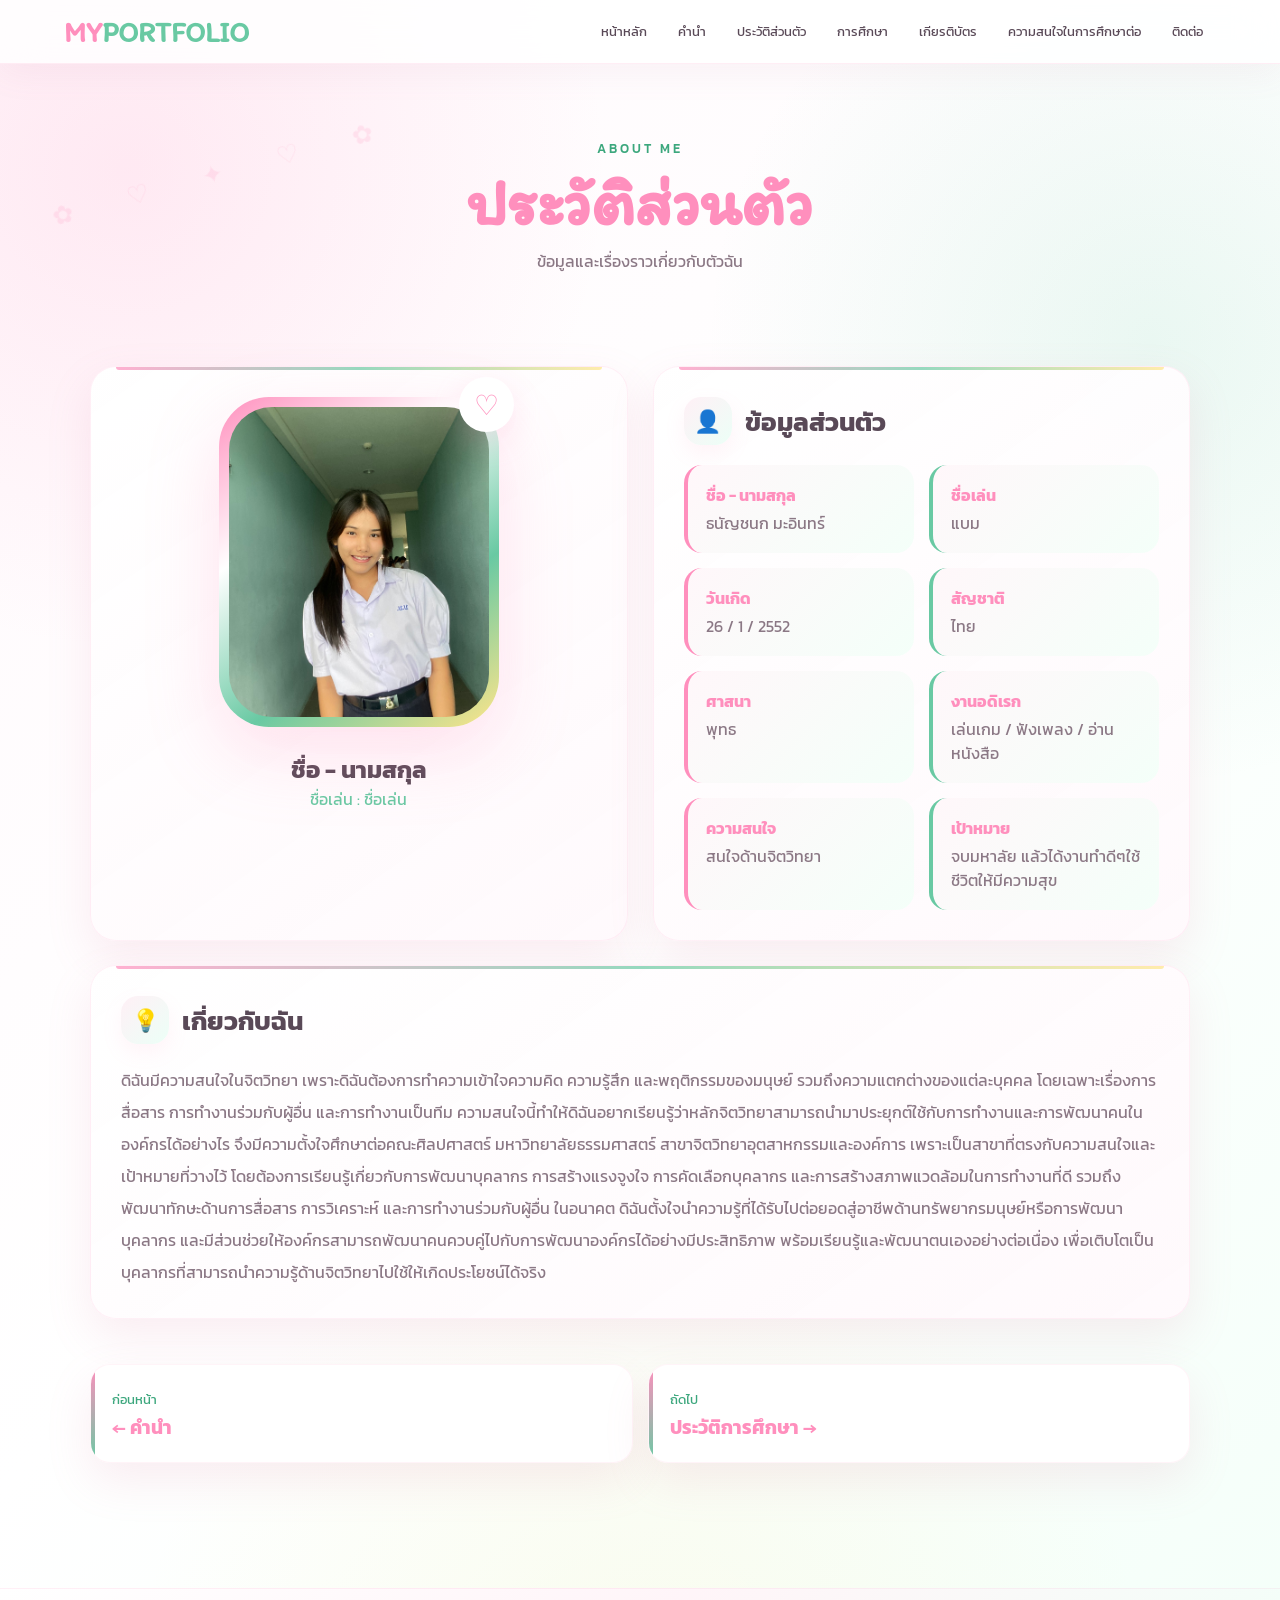
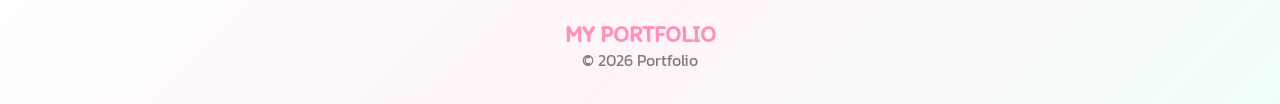
<file: profile.html>
<!DOCTYPE html>
<html lang="th">
<head>
<meta charset="UTF-8">
<meta name="viewport" content="width=device-width, initial-scale=1.0">
<title>ประวัติส่วนตัว | Portfolio</title>
<link rel="stylesheet" href="style.css">
</head>

<body>

<nav class="navbar">
<div class="nav-container">
<a href="index.html" class="logo">MY<span>PORTFOLIO</span></a>

<ul class="nav-links">
<li><a href="index.html">หน้าหลัก</a></li>
<li><a href="preface.html">คำนำ</a></li>
<li><a href="profile.html">ประวัติส่วนตัว</a></li>
<li><a href="education.html">การศึกษา</a></li>
<li><a href="certificates.html">เกียรติบัตร</a></li>
<li><a href="activities.html">ความสนใจในการศึกษาต่อ</a></li>
<li><a href="contact.html">ติดต่อ</a></li>
</ul>
</div>
</nav>

<main class="page">

<header class="page-header">
<div class="small-title">ABOUT ME</div>
<h1>ประวัติส่วนตัว</h1>
<p>ข้อมูลและเรื่องราวเกี่ยวกับตัวฉัน</p>
</header>

<div class="container">

<div class="grid">

<div class="card reveal" style="text-align:center">

<div class="profile-frame"
style="width:280px;height:330px;margin:auto">

<img src="87683A30-1C97-4B59-8363-70B8CC04A306.jpg" alt="รูปตัวเอง">

</div>

<h2 style="margin-top:25px;color:var(--blue-dark)">
ชื่อ - นามสกุล
</h2>

<p style="color:var(--green)">
ชื่อเล่น : ชื่อเล่น
</p>

</div>

<div class="card reveal">

<div class="section-title">
<div class="icon">👤</div>
<h2>ข้อมูลส่วนตัว</h2>
</div>

<div class="info-grid">

<div class="info-item">
<strong>ชื่อ - นามสกุล</strong>
<span>ธนัญชนก มะอินทร์ </span>
</div>

<div class="info-item">
<strong>ชื่อเล่น</strong>
<span>แบม</span>
</div>

<div class="info-item">
<strong>วันเกิด</strong>
<span>26 / 1 / 2552</span>
</div>

<div class="info-item">
<strong>สัญชาติ</strong>
<span>ไทย</span>
</div>

<div class="info-item">
<strong>ศาสนา</strong>
<span>พุทธ</span>
</div>

<div class="info-item">
<strong>งานอดิเรก</strong>
<span>เล่นเกม / ฟังเพลง / อ่านหนังสือ</span>
</div>

<div class="info-item">
<strong>ความสนใจ</strong>
<span>สนใจด้านจิตวิทยา</span>
</div>

<div class="info-item">
<strong>เป้าหมาย</strong>
<span>จบมหาลัย แล้วได้งานทำดีๆใช้ชีวิตให้มีความสุข</span>
</div>

</div>

</div>

</div>

<br>

<div class="card reveal">

<div class="section-title">
<div class="icon">💡</div>
<h2>เกี่ยวกับฉัน</h2>
</div>

<p style="color:var(--muted);line-height:2">
ดิฉันมีความสนใจในจิตวิทยา เพราะดิฉันต้องการทำความเข้าใจความคิด ความรู้สึก และพฤติกรรมของมนุษย์ รวมถึงความแตกต่างของแต่ละบุคคล 
  โดยเฉพาะเรื่องการสื่อสาร การทำงานร่วมกับผู้อื่น และการทำงานเป็นทีม ความสนใจนี้ทำให้ดิฉันอยากเรียนรู้ว่าหลักจิตวิทยาสามารถนำมาประยุกต์ใช้กับการทำงานและการพัฒนาคนในองค์กรได้อย่างไร 
  จึงมีความตั้งใจศึกษาต่อคณะศิลปศาสตร์ มหาวิทยาลัยธรรมศาสตร์ สาขาจิตวิทยาอุตสาหกรรมและองค์การ เพราะเป็นสาขาที่ตรงกับความสนใจและเป้าหมายที่วางไว้ โดยต้องการเรียนรู้เกี่ยวกับการพัฒนาบุคลากร 
  การสร้างแรงจูงใจ การคัดเลือกบุคลากร และการสร้างสภาพแวดล้อมในการทำงานที่ดี รวมถึงพัฒนาทักษะด้านการสื่อสาร 
  การวิเคราะห์ และการทำงานร่วมกับผู้อื่น ในอนาคต ดิฉันตั้งใจนำความรู้ที่ได้รับไปต่อยอดสู่อาชีพด้านทรัพยากรมนุษย์หรือการพัฒนาบุคลากร
  และมีส่วนช่วยให้องค์กรสามารถพัฒนาคนควบคู่ไปกับการพัฒนาองค์กรได้อย่างมีประสิทธิภาพ พร้อมเรียนรู้และพัฒนาตนเองอย่างต่อเนื่อง
  เพื่อเติบโตเป็นบุคลากรที่สามารถนำความรู้ด้านจิตวิทยาไปใช้ให้เกิดประโยชน์ได้จริง
</p>

</div>

<div class="next-page">
<a href="preface.html" class="next-card">
<small>ก่อนหน้า</small>
<h3>← คำนำ</h3>
</a>

<a href="education.html" class="next-card">
<small>ถัดไป</small>
<h3>ประวัติการศึกษา →</h3>
</a>
</div>

</div>

</main>

<footer>
<strong>MY PORTFOLIO</strong>
<br>
© 2026 Portfolio
</footer>

</body>
</html>
</file>
<file: style.css>
@import url('https://fonts.googleapis.com/css2?family=Itim&family=Kanit:wght@300;400;500;600;700&display=swap');

:root{
    --pink:#ff8fbd;
    --pink2:#ffb7d5;
    --pink-light:#fff0f6;

    --green:#69c9a3;
    --green-dark:#3ca77d;
    --green-light:#ecfff7;

    --white:#ffffff;
    --cream:#fffafc;

    --text:#594957;
    --muted:#8b7885;

    --yellow:#ffe58a;

    --shadow:0 18px 45px rgba(217,126,163,.14);
    --shadow-hover:0 25px 65px rgba(217,126,163,.22);

    --radius:26px;
}

*{
    margin:0;
    padding:0;
    box-sizing:border-box;
}

html{
    scroll-behavior:smooth;
    scroll-padding-top:110px;
}

body{
    font-family:"Kanit",sans-serif;
    color:var(--text);
    background:
        radial-gradient(circle at 10% 10%,rgba(255,143,189,.16),transparent 25%),
        radial-gradient(circle at 90% 20%,rgba(105,201,163,.14),transparent 25%),
        radial-gradient(circle at 50% 100%,rgba(255,229,138,.12),transparent 28%),
        linear-gradient(135deg,#fff9fc,#fff,#f4fff9);
    min-height:100vh;
    overflow-x:hidden;
}

/* =========================================================
   PAGE TRANSITION
========================================================= */

body::after{
    content:"";
    position:fixed;
    inset:0;
    background:linear-gradient(
        135deg,
        #ff8fbd,
        #ffb7d5,
        #ffffff,
        #69c9a3
    );
    z-index:99999;
    pointer-events:none;
    transform:translateY(0);
    animation:pageReveal 1s cubic-bezier(.77,0,.18,1) forwards;
}

@keyframes pageReveal{
    0%{
        transform:translateY(0);
    }

    45%{
        transform:translateY(0);
    }

    100%{
        transform:translateY(-100%);
    }
}

/* =========================================================
   FLOATING DECORATION
========================================================= */

body::before{
    content:"♡   ✿   ♡   ✦   ♡   ✿";
    position:fixed;
    top:18%;
    left:-30px;
    color:rgba(255,143,189,.18);
    font-size:25px;
    letter-spacing:25px;
    transform:rotate(-15deg);
    animation:floatDecoration 8s ease-in-out infinite;
    pointer-events:none;
    z-index:-1;
}

@keyframes floatDecoration{
    0%,100%{
        transform:translateY(0) rotate(-15deg);
    }

    50%{
        transform:translateY(-30px) rotate(-10deg);
    }
}

/* =========================================================
   PAGE
========================================================= */

.page{
    animation:contentIn .8s ease both;
}

@keyframes contentIn{
    from{
        opacity:0;
        transform:translateY(20px);
    }

    to{
        opacity:1;
        transform:translateY(0);
    }
}

/* =========================================================
   NAVBAR
========================================================= */

.navbar{
    position:sticky;
    top:0;
    z-index:1000;

    background:rgba(255,255,255,.84);
    backdrop-filter:blur(20px);

    border-bottom:1px solid rgba(255,143,189,.15);

    box-shadow:
        0 8px 35px rgba(180,100,140,.08);
}

.nav-container{
    max-width:1200px;
    margin:auto;

    padding:13px 24px;

    display:flex;
    justify-content:space-between;
    align-items:center;
    gap:20px;
}

.logo{
    text-decoration:none;

    font-family:"Itim",cursive;
    font-size:28px;
    font-weight:bold;

    color:var(--pink);

    white-space:nowrap;

    transition:.35s;
}

.logo span{
    color:var(--green);
}

.logo:hover{
    transform:scale(1.06) rotate(-2deg);
}

.nav-links{
    list-style:none;

    display:flex;
    justify-content:center;
    flex-wrap:wrap;

    gap:5px;
}

.nav-links a{
    position:relative;

    display:block;

    text-decoration:none;

    color:var(--text);

    padding:9px 13px;

    border-radius:18px;

    font-size:13px;

    transition:.35s;
}

.nav-links a::after{
    content:"";

    position:absolute;

    left:50%;
    bottom:4px;

    width:0;
    height:2px;

    border-radius:10px;

    background:var(--pink);

    transform:translateX(-50%);

    transition:.3s;
}

.nav-links a:hover{
    color:var(--pink);

    background:var(--pink-light);

    transform:translateY(-3px);
}

.nav-links a:hover::after{
    width:55%;
}

/* =========================================================
   HERO
========================================================= */

.hero{
    max-width:1200px;

    min-height:calc(100vh - 80px);

    margin:auto;

    padding:70px 25px;

    display:grid;

    grid-template-columns:1.1fr .9fr;

    align-items:center;

    gap:60px;
}

.hero-text{
    animation:heroText .9s .15s both;
}

@keyframes heroText{

    from{
        opacity:0;
        transform:translateX(-45px);
    }

    to{
        opacity:1;
        transform:translateX(0);
    }
}

.badge{
    display:inline-flex;

    align-items:center;

    gap:7px;

    padding:9px 17px;

    border-radius:50px;

    background:
        linear-gradient(
            135deg,
            #fff0f6,
            #ecfff7
        );

    color:var(--green-dark);

    border:1px solid rgba(255,143,189,.18);

    box-shadow:0 8px 25px rgba(255,143,189,.1);

    font-size:13px;

    margin-bottom:20px;

    animation:badgeFloat 3s ease-in-out infinite;
}

@keyframes badgeFloat{
    0%,100%{
        transform:translateY(0);
    }

    50%{
        transform:translateY(-5px);
    }
}

.hero h1{
    font-family:"Itim",cursive;

    font-size:clamp(55px,8vw,90px);

    line-height:1;

    margin-bottom:12px;

    background:
        linear-gradient(
            90deg,
            var(--pink),
            #ff9fc6,
            var(--green)
        );

    -webkit-background-clip:text;
    -webkit-text-fill-color:transparent;

    animation:titleFloat 3s ease-in-out infinite alternate;
}

@keyframes titleFloat{
    from{
        transform:translateY(0);
    }

    to{
        transform:translateY(-5px);
    }
}

.hero h2{
    font-size:25px;

    margin-bottom:15px;

    color:var(--text);
}

.hero p{
    max-width:620px;

    color:var(--muted);

    font-size:17px;

    line-height:2;
}

/* =========================================================
   PROFILE IMAGE
========================================================= */

.hero-image{
    display:flex;

    justify-content:center;

    animation:
        profileIn 1s .2s both,
        profileFloat 5s 1.2s ease-in-out infinite;
}

@keyframes profileIn{

    from{
        opacity:0;
        transform:scale(.75) rotate(5deg);
    }

    to{
        opacity:1;
        transform:scale(1) rotate(2deg);
    }
}

@keyframes profileFloat{

    0%,100%{
        transform:translateY(0) rotate(2deg);
    }

    50%{
        transform:translateY(-12px) rotate(-2deg);
    }
}

.profile-frame{
    position:relative;

    width:330px;
    height:390px;

    padding:10px;

    border-radius:50px;

    background:
        linear-gradient(
            145deg,
            var(--pink),
            #fff,
            var(--green),
            var(--yellow)
        );

    box-shadow:
        0 25px 70px rgba(255,143,189,.25);

    transition:.5s;
}

.profile-frame::before{
    content:"♡";

    position:absolute;

    right:-15px;
    top:-20px;

    width:55px;
    height:55px;

    display:grid;
    place-items:center;

    border-radius:50%;

    background:#fff;

    color:var(--pink);

    font-size:28px;

    box-shadow:0 10px 30px rgba(255,143,189,.2);

    animation:heart 2s ease-in-out infinite;
}

@keyframes heart{

    0%,100%{
        transform:rotate(-8deg) scale(1);
    }

    50%{
        transform:rotate(8deg) scale(1.08);
    }
}

.profile-frame:hover{
    transform:rotate(0) scale(1.04);
}

.profile-frame img{
    width:100%;
    height:100%;

    object-fit:cover;

    border-radius:43px;

    background:#fff4f8;
}

/* =========================================================
   BUTTONS
========================================================= */

.buttons{
    display:flex;

    flex-wrap:wrap;

    gap:12px;

    margin-top:30px;
}

.btn{
    display:inline-flex;

    align-items:center;
    justify-content:center;

    gap:7px;

    padding:12px 21px;

    border-radius:17px;

    text-decoration:none;

    font-weight:500;

    transition:.35s;

    position:relative;

    overflow:hidden;
}

.btn::before{
    content:"";

    position:absolute;

    inset:0;

    background:rgba(255,255,255,.25);

    transform:translateX(-110%) skewX(-20deg);

    transition:.5s;
}

.btn:hover::before{
    transform:translateX(110%) skewX(-20deg);
}

.btn-primary{
    color:#fff;

    background:
        linear-gradient(
            135deg,
            var(--pink),
            #ff78ad
        );

    box-shadow:
        0 10px 25px rgba(255,143,189,.25);
}

.btn-green{
    color:#fff;

    background:
        linear-gradient(
            135deg,
            var(--green),
            var(--green-dark)
        );

    box-shadow:
        0 10px 25px rgba(105,201,163,.25);
}

.btn-yellow{
    color:#756000;

    background:var(--yellow);

    box-shadow:
        0 10px 25px rgba(255,229,138,.2);
}

.btn:hover{
    transform:translateY(-5px);
}

/* =========================================================
   CONTAINER
========================================================= */

.container{
    max-width:1150px;

    margin:auto;

    padding:65px 25px;
}

/* =========================================================
   PAGE HEADER
========================================================= */

.page-header{
    text-align:center;

    padding:75px 20px 25px;
}

.page-header .small-title{
    color:var(--green-dark);

    font-size:13px;

    letter-spacing:3px;

    font-weight:500;
}

.page-header h1{
    font-family:"Itim",cursive;

    font-size:clamp(43px,6vw,65px);

    margin:5px 0;

    color:var(--pink);

    animation:
        headingPop .8s ease both;
}

@keyframes headingPop{

    from{
        opacity:0;
        transform:translateY(25px) scale(.9);
    }

    to{
        opacity:1;
        transform:translateY(0) scale(1);
    }
}

.page-header p{
    max-width:700px;

    margin:auto;

    color:var(--muted);

    line-height:1.9;
}

/* =========================================================
   CARDS
========================================================= */

.card{
    position:relative;

    background:
        linear-gradient(
            145deg,
            rgba(255,255,255,.96),
            rgba(255,249,252,.92)
        );

    border:1px solid rgba(255,143,189,.12);

    border-radius:var(--radius);

    padding:30px;

    box-shadow:var(--shadow);

    transition:
        transform .45s,
        box-shadow .45s,
        border-color .45s;
}

.card::before{
    content:"";

    position:absolute;

    top:0;
    left:25px;
    right:25px;

    height:3px;

    border-radius:0 0 20px 20px;

    background:
        linear-gradient(
            90deg,
            var(--pink),
            var(--green),
            var(--yellow)
        );

    opacity:.7;
}

.card:hover{
    transform:translateY(-8px);

    box-shadow:var(--shadow-hover);

    border-color:rgba(255,143,189,.25);
}

/* =========================================================
   GRID
========================================================= */

.grid{
    display:grid;

    grid-template-columns:repeat(2,1fr);

    gap:25px;
}

.grid-3{
    display:grid;

    grid-template-columns:repeat(3,1fr);

    gap:22px;
}

/* =========================================================
   SECTION TITLE
========================================================= */

.section-title{
    display:flex;

    align-items:center;

    gap:13px;

    margin-bottom:20px;
}

.section-title .icon{
    width:48px;
    height:48px;

    display:grid;
    place-items:center;

    border-radius:17px;

    background:
        linear-gradient(
            135deg,
            var(--pink-light),
            var(--green-light)
        );

    color:var(--pink);

    font-size:22px;

    box-shadow:
        0 8px 20px rgba(255,143,189,.1);

    transition:.35s;
}

.card:hover .section-title .icon{
    transform:rotate(-7deg) scale(1.08);
}

.section-title h2{
    font-size:26px;

    color:var(--text);
}

/* =========================================================
   INFO
========================================================= */

.info-grid{
    display:grid;

    grid-template-columns:repeat(2,1fr);

    gap:15px;
}

.info-item{
    padding:18px;

    border-radius:18px;

    background:
        linear-gradient(
            135deg,
            #fff7fa,
            #f4fff9
        );

    border-left:4px solid var(--pink);

    transition:.3s;
}

.info-item:nth-child(even){
    border-left-color:var(--green);
}

.info-item:hover{
    transform:translateX(5px);

    background:#fff;
}

.info-item strong{
    display:block;

    color:var(--pink);

    margin-bottom:4px;
}

.info-item span{
    color:var(--muted);
}

/* =========================================================
   EDUCATION
========================================================= */

.education{
    position:relative;

    padding-left:38px;
}

.education::before{
    content:"";

    position:absolute;

    left:10px;
    top:5px;
    bottom:5px;

    width:3px;

    background:
        linear-gradient(
            var(--pink),
            var(--green),
            var(--yellow)
        );

    border-radius:20px;
}

.edu-item{
    position:relative;

    margin-bottom:32px;
}

.edu-item::before{
    content:"";

    position:absolute;

    left:-34px;
    top:12px;

    width:15px;
    height:15px;

    border-radius:50%;

    background:var(--pink);

    border:4px solid white;

    box-shadow:
        0 0 0 3px var(--green);

    z-index:2;
}

.edu-card{
    display:grid;

    grid-template-columns:180px 1fr;

    gap:25px;

    align-items:center;
}

.edu-image{
    width:180px;
    height:130px;

    overflow:hidden;

    border-radius:20px;

    background:var(--pink-light);

    border:4px solid #fff;

    box-shadow:
        0 10px 25px rgba(255,143,189,.12);
}

.edu-image img{
    width:100%;
    height:100%;

    object-fit:cover;

    transition:.5s;
}

.edu-card:hover .edu-image img{
    transform:scale(1.07);
}

.edu-card h3{
    font-size:22px;

    color:var(--pink);
}

.edu-card p{
    color:var(--muted);

    line-height:1.8;
}

/* =========================================================
   CERTIFICATES
========================================================= */

.certificate-grid{
    display:grid;

    grid-template-columns:repeat(3,1fr);

    gap:25px;
}

.certificate{
    overflow:hidden;

    padding:0;
}

.certificate-image{
    height:245px;

    padding:12px;

    background:
        linear-gradient(
            135deg,
            #fff0f6,
            #ecfff7,
            #fffbe9
        );
}

.certificate-image img{
    width:100%;
    height:100%;

    object-fit:contain;

    border-radius:17px;

    transition:.5s;
}

.certificate:hover img{
    transform:scale(1.04);
}

.certificate-content{
    padding:23px;
}

.certificate-content h3{
    color:var(--pink);

    margin-bottom:8px;

    font-size:19px;
}

.certificate-content p{
    color:var(--muted);

    line-height:1.75;

    font-size:14px;
}

.tag{
    display:inline-block;

    margin-top:13px;

    padding:5px 13px;

    border-radius:30px;

    background:var(--green-light);

    color:var(--green-dark);

    font-size:12px;
}

/* =========================================================
   ACTIVITIES
========================================================= */

.activity-grid{
    display:grid;

    grid-template-columns:repeat(3,1fr);

    gap:25px;
}

.activity{
    overflow:hidden;

    padding:0;
}

.activity-image{
    height:220px;

    overflow:hidden;

    background:#fff0f6;
}

.activity-image img{
    width:100%;
    height:100%;

    object-fit:cover;

    transition:.65s;
}

.activity:hover .activity-image img{
    transform:scale(1.08);
}

.activity-content{
    padding:22px;
}

.activity-content h3{
    color:var(--pink);

    margin-bottom:7px;
}

.activity-content p{
    color:var(--muted);

    line-height:1.75;

    font-size:14px;
}

/* =========================================================
   CONTACT
========================================================= */

.contact-grid{
    display:grid;

    grid-template-columns:repeat(2,1fr);

    gap:20px;
}

.contact-card{
    display:flex;

    align-items:center;

    gap:18px;
}

.contact-icon{
    width:58px;
    height:58px;

    flex-shrink:0;

    display:grid;
    place-items:center;

    border-radius:18px;

    background:var(--pink-light);

    color:var(--pink);

    font-size:23px;

    transition:.35s;
}

.contact-card:nth-child(even) .contact-icon{
    background:var(--green-light);

    color:var(--green-dark);
}

.contact-card:hover .contact-icon{
    transform:rotate(-8deg) scale(1.08);
}

.contact-card h3{
    font-size:17px;
}

.contact-card p{
    color:var(--muted);
}

/* =========================================================
   NEXT PAGE
========================================================= */

.next-page{
    display:flex;

    gap:15px;

    margin-top:45px;
}

.next-card{
    flex:1;

    position:relative;

    padding:21px;

    background:rgba(255,255,255,.92);

    border-radius:20px;

    text-decoration:none;

    box-shadow:var(--shadow);

    border:1px solid rgba(255,143,189,.1);

    transition:.4s;

    overflow:hidden;
}

.next-card::before{
    content:"";

    position:absolute;

    left:0;
    top:0;
    bottom:0;

    width:4px;

    background:
        linear-gradient(
            var(--pink),
            var(--green)
        );
}

.next-card:hover{
    transform:translateY(-5px);

    box-shadow:var(--shadow-hover);
}

.next-card small{
    color:var(--green-dark);
}

.next-card h3{
    color:var(--pink);

    margin-top:3px;
}

/* =========================================================
   REVEAL
========================================================= */

.reveal{
    opacity:0;

    transform:translateY(30px);

    animation:reveal .75s ease forwards;
}

.reveal:nth-child(2){
    animation-delay:.1s;
}

.reveal:nth-child(3){
    animation-delay:.2s;
}

.reveal:nth-child(4){
    animation-delay:.3s;
}

.reveal:nth-child(5){
    animation-delay:.4s;
}

.reveal:nth-child(6){
    animation-delay:.5s;
}

@keyframes reveal{
    to{
        opacity:1;
        transform:translateY(0);
    }
}

/* =========================================================
   FOOTER
========================================================= */

footer{
    position:relative;

    margin-top:60px;

    padding:32px 20px;

    text-align:center;

    background:
        linear-gradient(
            135deg,
            #fff,
            #fff5f9,
            #f2fff9
        );

    border-top:1px solid rgba(255,143,189,.12);

    color:var(--muted);
}

footer strong{
    font-family:"Itim",cursive;

    font-size:22px;

    color:var(--pink);
}

/* =========================================================
   TOP BUTTON
========================================================= */

.top-btn{
    position:fixed;

    right:22px;
    bottom:22px;

    width:50px;
    height:50px;

    border:none;

    border-radius:18px;

    background:
        linear-gradient(
            135deg,
            var(--pink),
            var(--green)
        );

    color:white;

    font-size:20px;

    cursor:pointer;

    box-shadow:
        0 10px 30px rgba(255,143,189,.25);

    transition:.35s;

    z-index:100;
}

.top-btn:hover{
    transform:
        translateY(-6px)
        rotate(-5deg);
}

/* =========================================================
   MOBILE
========================================================= */

@media(max-width:900px){

    .nav-container{
        flex-direction:column;
    }

    .hero{
        grid-template-columns:1fr;

        text-align:center;

        padding-top:45px;
    }

    .hero p{
        margin:auto;
    }

    .buttons{
        justify-content:center;
    }

    .hero-image{
        order:-1;
    }

    .grid,
    .grid-3,
    .certificate-grid,
    .activity-grid,
    .contact-grid{
        grid-template-columns:1fr 1fr;
    }
}

@media(max-width:600px){

    .nav-container{
        padding:11px 10px;
    }

    .nav-links{
        gap:2px;
    }

    .nav-links a{
        font-size:10px;

        padding:7px 7px;
    }

    .logo{
        font-size:25px;
    }

    .hero{
        padding:45px 17px 65px;
    }

    .hero h1{
        font-size:57px;
    }

    .hero h2{
        font-size:20px;
    }

    .hero p{
        font-size:15px;
    }

    .profile-frame{
        width:255px;
        height:310px;
    }

    .container{
        padding:45px 17px;
    }

    .page-header{
        padding-top:45px;
    }

    .grid,
    .grid-3,
    .certificate-grid,
    .activity-grid,
    .contact-grid,
    .info-grid{
        grid-template-columns:1fr;
    }

    .edu-card{
        grid-template-columns:1fr;
    }

    .edu-image{
        width:100%;
        height:190px;
    }

    .next-page{
        flex-direction:column;
    }

    .card{
        padding:23px;
    }
}

/* =========================================================
   REDUCED MOTION
========================================================= */

@media(prefers-reduced-motion:reduce){

    *,
    *::before,
    *::after{
        animation-duration:.01ms !important;
        animation-iteration-count:1 !important;
        scroll-behavior:auto !important;
        transition-duration:.01ms !important;
    }
}
</file>
